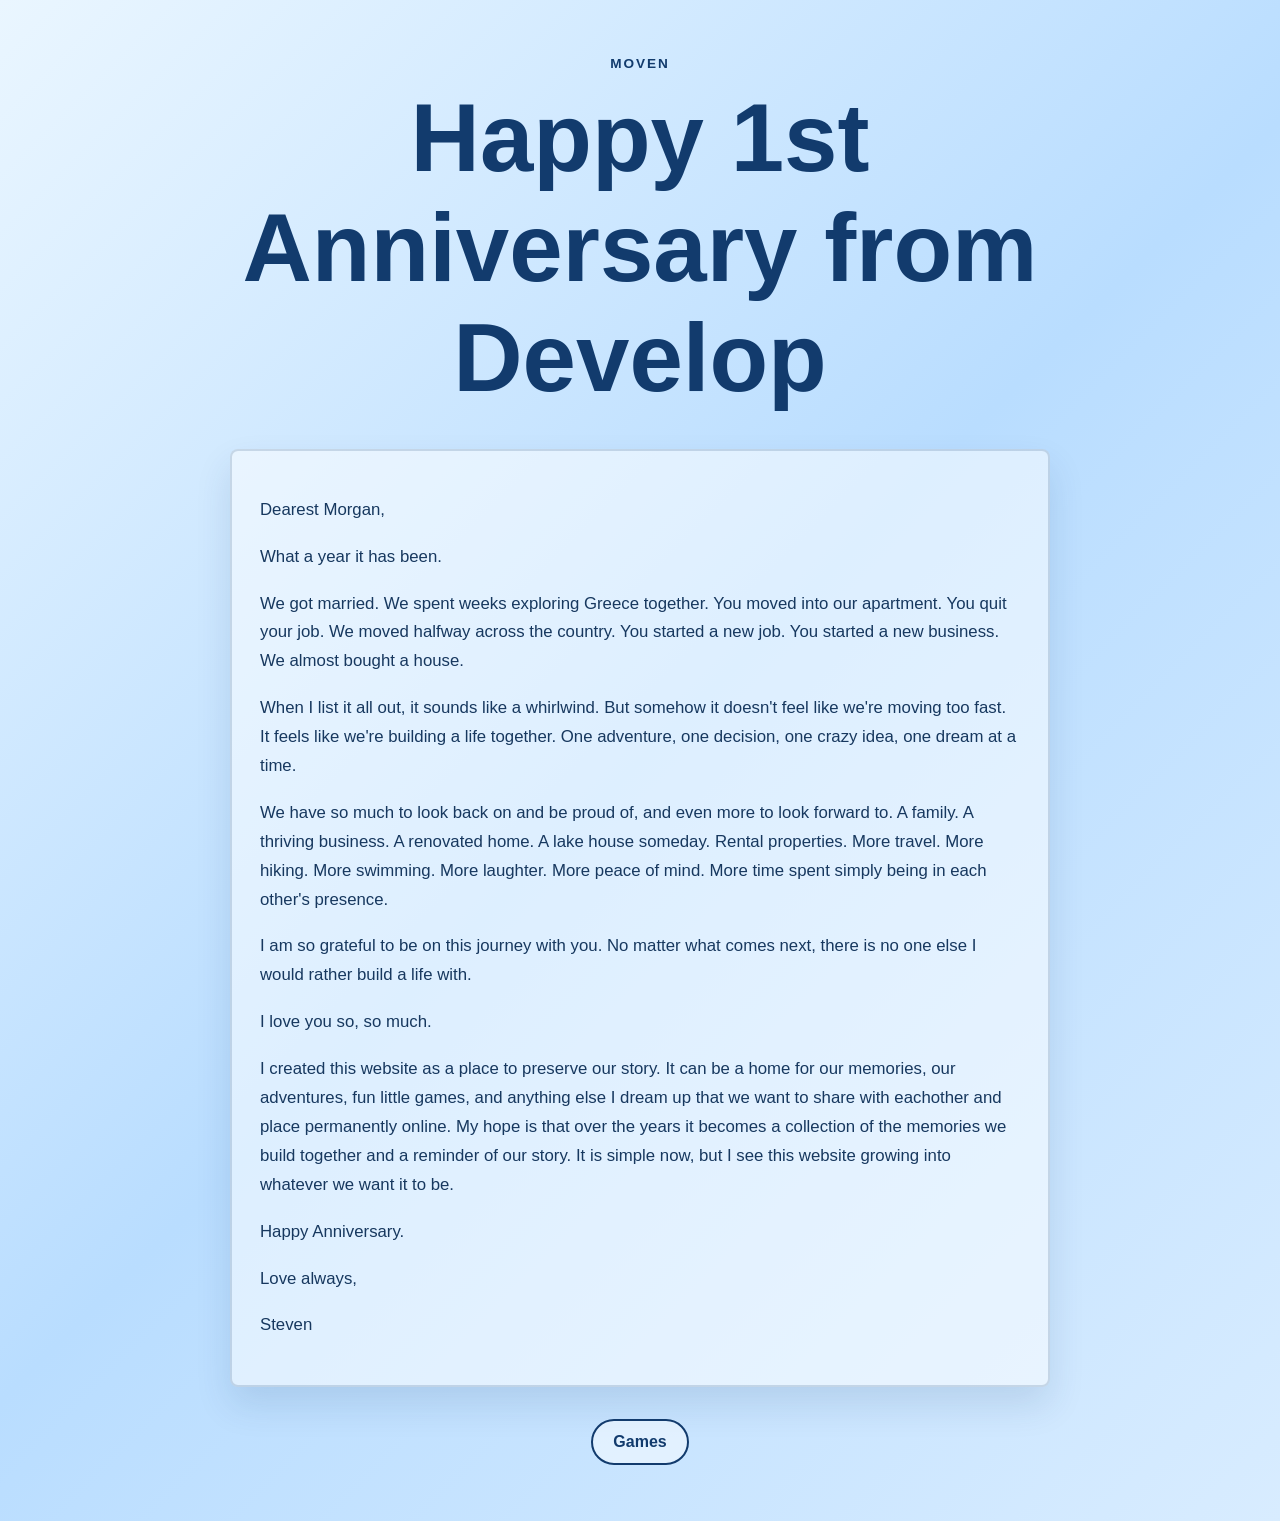
<file: index.html>
<!DOCTYPE html>
<html lang="en">
<head>
  <meta charset="UTF-8">
  <meta name="viewport" content="width=device-width, initial-scale=1.0">
  <title>Happy 1st Anniversary</title>
  <link rel="stylesheet" href="style.css">
</head>
<body>
  <main class="anniversary-page">
    <section class="home-panel" aria-labelledby="page-title">
      <p class="eyebrow">Moven</p>
      <h1 id="page-title">Happy 1st Anniversary from Develop</h1>

      <article class="anniversary-letter" aria-label="Anniversary letter">
        <p>Dearest Morgan,</p>

        <p>What a year it has been.</p>

        <p>We got married. We spent weeks exploring Greece together. You moved into our apartment. You quit your job. We moved halfway across the country. You started a new job. You started a new business. We almost bought a house.</p>

        <p>When I list it all out, it sounds like a whirlwind. But somehow it doesn't feel like we're moving too fast. It feels like we're building a life together. One adventure, one decision, one crazy idea, one dream at a time.</p>

        <p>We have so much to look back on and be proud of, and even more to look forward to. A family. A thriving business. A renovated home. A lake house someday. Rental properties. More travel. More hiking. More swimming. More laughter. More peace of mind. More time spent simply being in each other's presence.</p>

        <p>I am so grateful to be on this journey with you. No matter what comes next, there is no one else I would rather build a life with.</p>

        <p>I love you so, so much.</p>

        <p>I created this website as a place to preserve our story. It can be a home for our memories, our adventures, fun little games, and anything else I dream up that we want to share with eachother and place permanently online. My hope is that over the years it becomes a collection of the memories we build together and a reminder of our story. It is simple now, but I see this website growing into whatever we want it to be.</p>

        <p>Happy Anniversary.</p>

        <p>Love always,</p>

        <p>Steven</p>
      </article>

      <nav class="home-menu" aria-label="Main menu">
        <a href="games.html">Games</a>
      </nav>
    </section>
  </main>
</body>
</html>
</file>
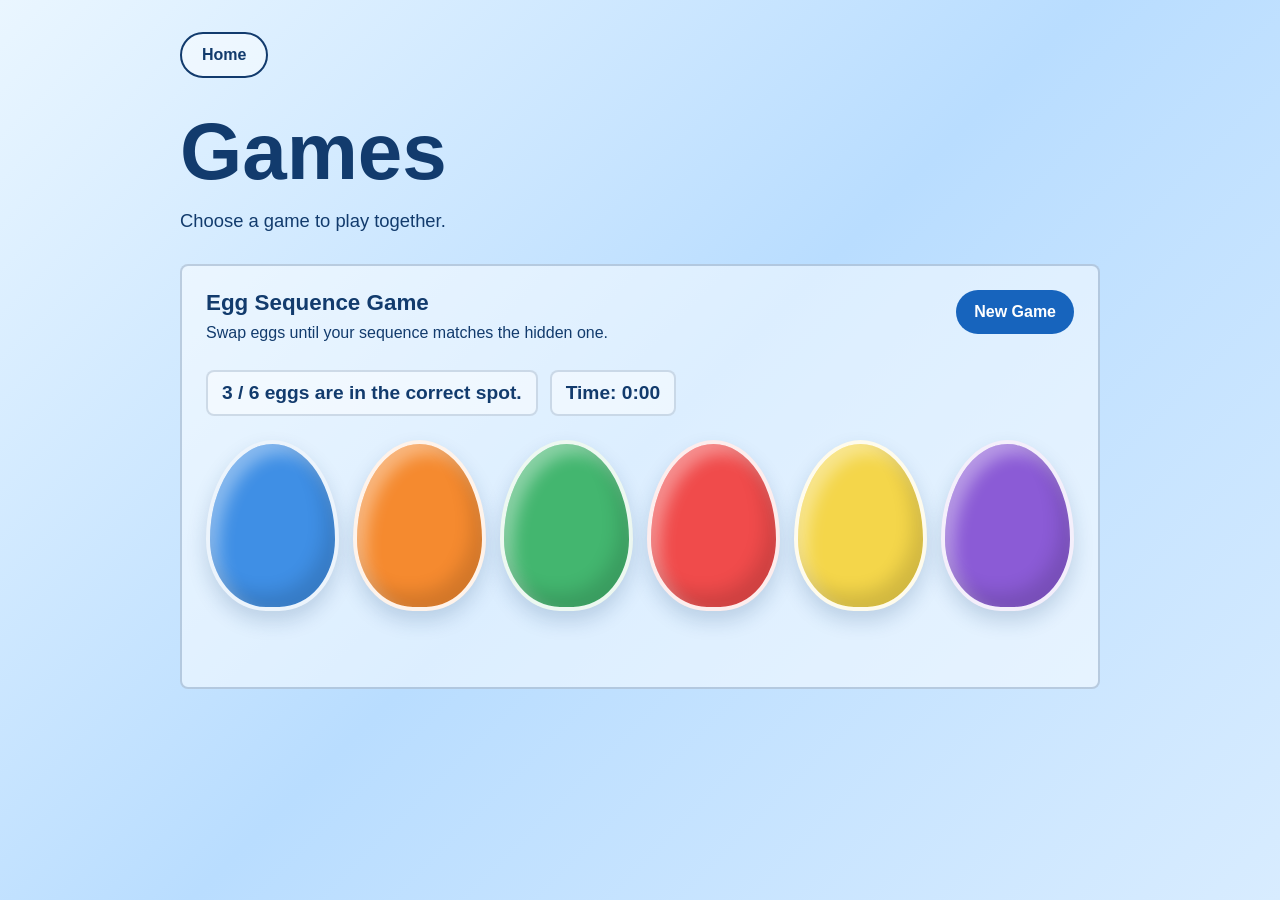
<file: games.html>
<!DOCTYPE html>
<html lang="en">
<head>
  <meta charset="UTF-8">
  <meta name="viewport" content="width=device-width, initial-scale=1.0">
  <title>Games | Happy 1st Anniversary</title>
  <link rel="stylesheet" href="style.css">
</head>
<body>
  <main class="games-page">
    <header class="page-header">
      <a class="back-link" href="index.html">Home</a>
      <h1>Games</h1>
      <p>Choose a game to play together.</p>
    </header>

    <section class="game-list" aria-label="Available games">
      <article class="game-card egg-game" aria-labelledby="egg-game-title">
        <div class="game-card-header">
          <div>
            <h2 id="egg-game-title">Egg Sequence Game</h2>
            <p>Swap eggs until your sequence matches the hidden one.</p>
          </div>
          <button class="new-game-button" type="button" data-new-game>New Game</button>
        </div>

        <div class="game-stats">
          <p class="score" data-score aria-live="polite"></p>
          <p class="timer" data-timer>Time: 0:00</p>
        </div>
        <div class="egg-board" data-egg-board aria-label="Player egg sequence"></div>
        <p class="win-message" data-win-message aria-live="polite"></p>
      </article>
    </section>
  </main>
  <script src="game.js"></script>
</body>
</html>
</file>
<file: style.css>
* {
  box-sizing: border-box;
}

body {
  margin: 0;
  min-height: 100vh;
  font-family: Arial, Helvetica, sans-serif;
  background: linear-gradient(135deg, #eaf6ff, #b9ddff, #d8ecff);
  color: #123b6d;
}

a {
  color: inherit;
}

.anniversary-page {
  min-height: 100vh;
  display: flex;
  align-items: flex-start;
  justify-content: center;
  padding: 56px 24px;
  text-align: center;
}

.home-panel {
  width: min(100%, 820px);
}

.eyebrow {
  margin: 0 0 12px;
  font-size: 0.85rem;
  font-weight: 700;
  letter-spacing: 0.14em;
  text-transform: uppercase;
}

h1 {
  margin: 0;
  font-size: clamp(2.5rem, 8vw, 6rem);
  font-weight: 700;
}

.anniversary-letter {
  margin: 36px auto 0;
  padding: 28px;
  border: 2px solid rgba(18, 59, 109, 0.16);
  border-radius: 8px;
  background: rgba(255, 255, 255, 0.52);
  box-shadow: 0 18px 36px rgba(18, 59, 109, 0.12);
  color: #17385f;
  font-size: 1.05rem;
  line-height: 1.72;
  text-align: left;
}

.anniversary-letter p + p {
  margin-top: 18px;
}

.home-menu {
  display: flex;
  justify-content: center;
  margin-top: 32px;
}

.home-menu a,
.back-link {
  display: inline-flex;
  align-items: center;
  justify-content: center;
  min-height: 44px;
  padding: 12px 20px;
  border: 2px solid currentColor;
  border-radius: 999px;
  background: rgba(255, 255, 255, 0.46);
  font-weight: 700;
  text-decoration: none;
  transition: background-color 160ms ease, transform 160ms ease;
}

.home-menu a:hover,
.back-link:hover {
  background: rgba(255, 255, 255, 0.72);
  transform: translateY(-2px);
}

.games-page {
  min-height: 100vh;
  padding: 32px 24px;
}

.page-header {
  width: min(100%, 920px);
  margin: 0 auto 32px;
}

.page-header h1 {
  margin-top: 28px;
  font-size: clamp(2.25rem, 7vw, 5rem);
}

.page-header p {
  margin: 12px 0 0;
  font-size: 1.15rem;
}

.game-list {
  width: min(100%, 920px);
  margin: 0 auto;
  display: grid;
  gap: 16px;
}

.game-card {
  padding: 24px;
  border: 2px solid rgba(18, 59, 109, 0.22);
  border-radius: 8px;
  background: rgba(255, 255, 255, 0.5);
}

.game-card h2 {
  margin: 0 0 8px;
  font-size: 1.4rem;
}

.game-card p {
  margin: 0;
}

.game-card-header {
  display: flex;
  align-items: flex-start;
  justify-content: space-between;
  gap: 16px;
}

.new-game-button {
  min-height: 44px;
  padding: 12px 18px;
  border: 0;
  border-radius: 999px;
  background: #1764bd;
  color: #ffffff;
  cursor: pointer;
  font: inherit;
  font-weight: 700;
  transition: background-color 160ms ease, transform 160ms ease;
}

.new-game-button:hover {
  background: #0f4f99;
  transform: translateY(-2px);
}

.game-stats {
  display: flex;
  flex-wrap: wrap;
  gap: 12px;
  margin-top: 28px;
}

.game-card .score,
.game-card .timer {
  display: inline-flex;
  align-items: center;
  min-height: 44px;
  padding: 10px 14px;
  border: 2px solid rgba(18, 59, 109, 0.16);
  border-radius: 8px;
  background: rgba(255, 255, 255, 0.48);
  margin: 0;
  font-size: 1.2rem;
  font-weight: 700;
}

.egg-board {
  display: grid;
  grid-template-columns: repeat(6, minmax(58px, 1fr));
  gap: 14px;
  margin-top: 24px;
}

.egg {
  width: 100%;
  aspect-ratio: 0.78;
  padding: 0;
  border: 4px solid rgba(255, 255, 255, 0.9);
  border-radius: 50% 50% 45% 45% / 58% 58% 42% 42%;
  box-shadow: inset -10px -14px 18px rgba(0, 0, 0, 0.14),
    inset 9px 10px 16px rgba(255, 255, 255, 0.38),
    0 10px 20px rgba(18, 59, 109, 0.18);
  cursor: pointer;
  transition: box-shadow 160ms ease, transform 160ms ease, border-color 160ms ease;
}

.egg:focus-visible {
  outline: 4px solid #102a4c;
  outline-offset: 5px;
}

.egg:hover {
  transform: translateY(-4px);
}

.egg.is-selected {
  border-color: #102a4c;
  box-shadow: inset -10px -14px 18px rgba(0, 0, 0, 0.14),
    inset 9px 10px 16px rgba(255, 255, 255, 0.38),
    0 0 0 5px rgba(23, 100, 189, 0.32),
    0 14px 24px rgba(18, 59, 109, 0.28);
  transform: translateY(-6px) scale(1.04);
}

.egg[data-color="red"] {
  background: #f04b4b;
}

.egg[data-color="orange"] {
  background: #f58a2f;
}

.egg[data-color="yellow"] {
  background: #f4d64a;
}

.egg[data-color="green"] {
  background: #43b66f;
}

.egg[data-color="blue"] {
  background: #3f8fe5;
}

.egg[data-color="purple"] {
  background: #8b5bd6;
}

.game-card .win-message {
  min-height: 1.5em;
  margin-top: 24px;
  color: #0f6b3f;
  font-size: 1.2rem;
  font-weight: 700;
}

@media (max-width: 680px) {
  .games-page {
    padding: 24px 16px;
  }

  .game-card {
    padding: 20px;
  }

  .game-card-header {
    align-items: stretch;
    flex-direction: column;
  }

  .new-game-button {
    width: 100%;
  }

  .egg-board {
    grid-template-columns: repeat(3, minmax(68px, 1fr));
  }
}
</file>
